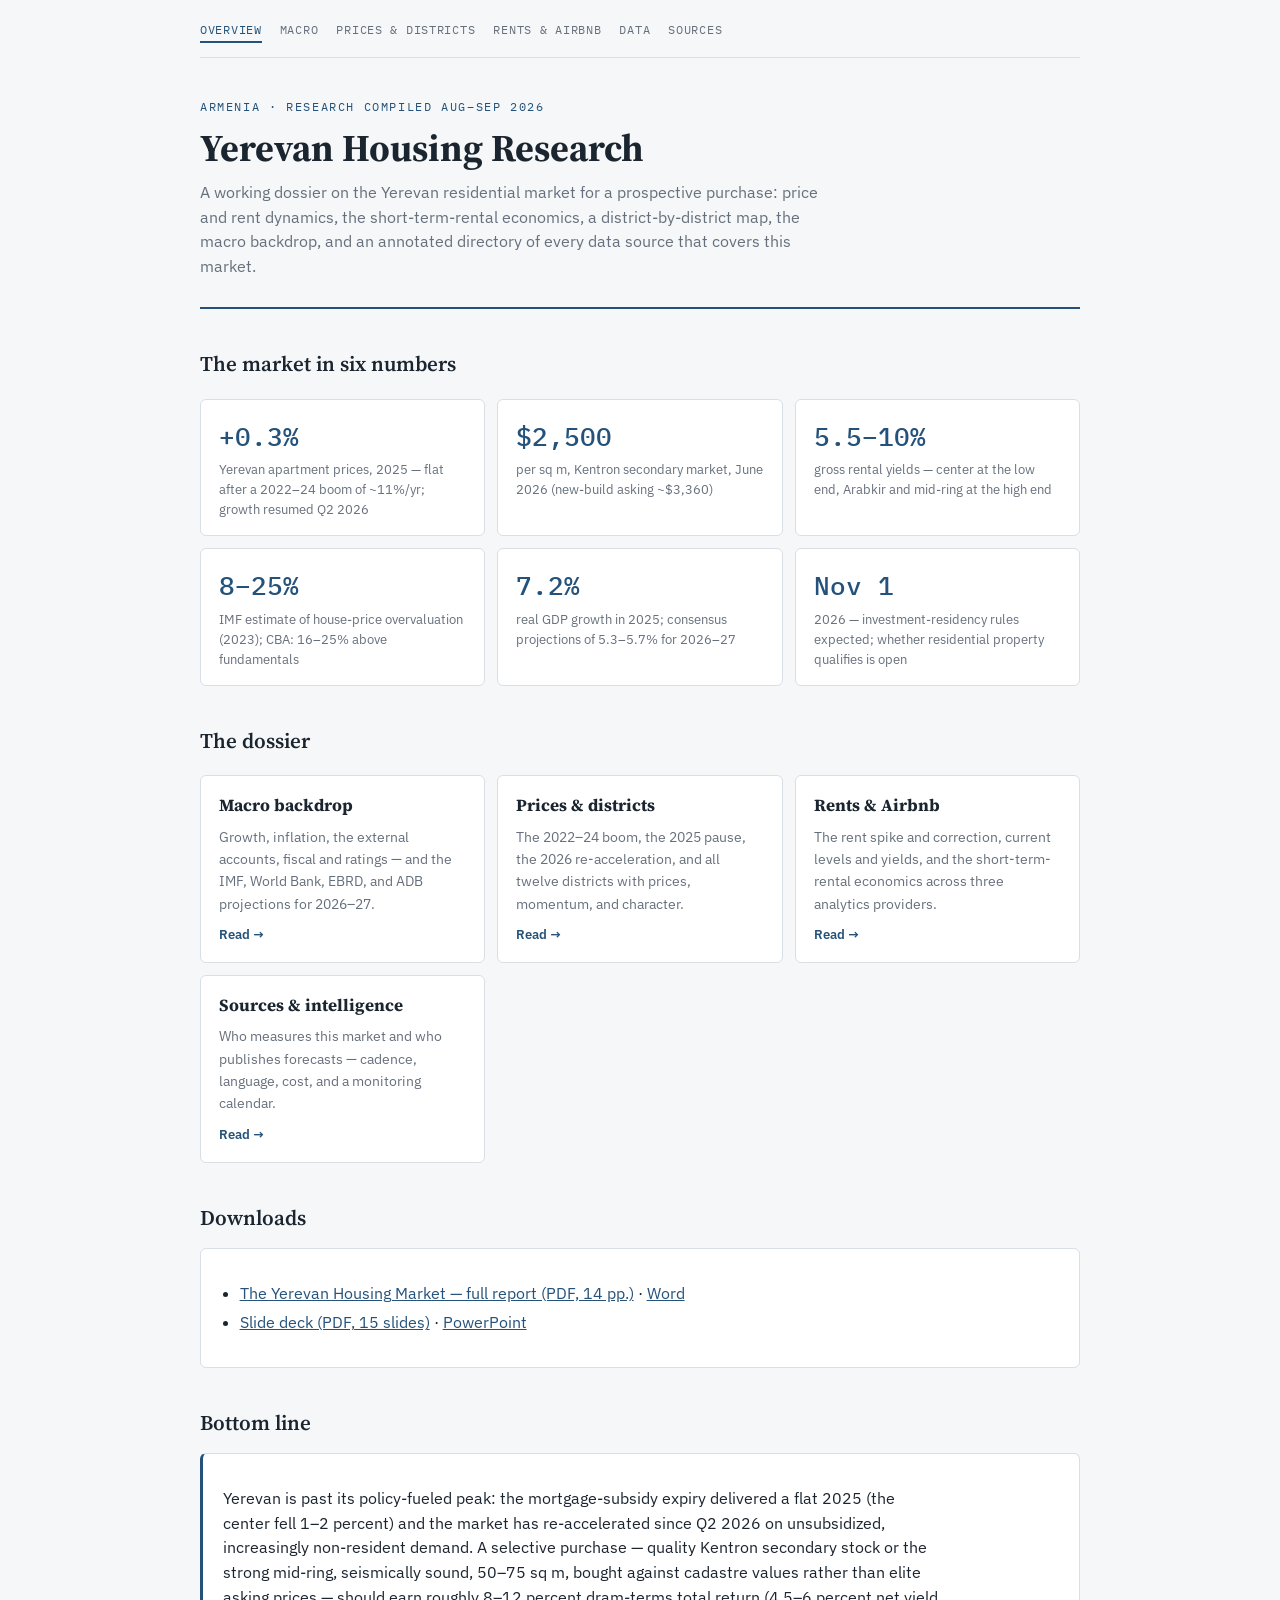
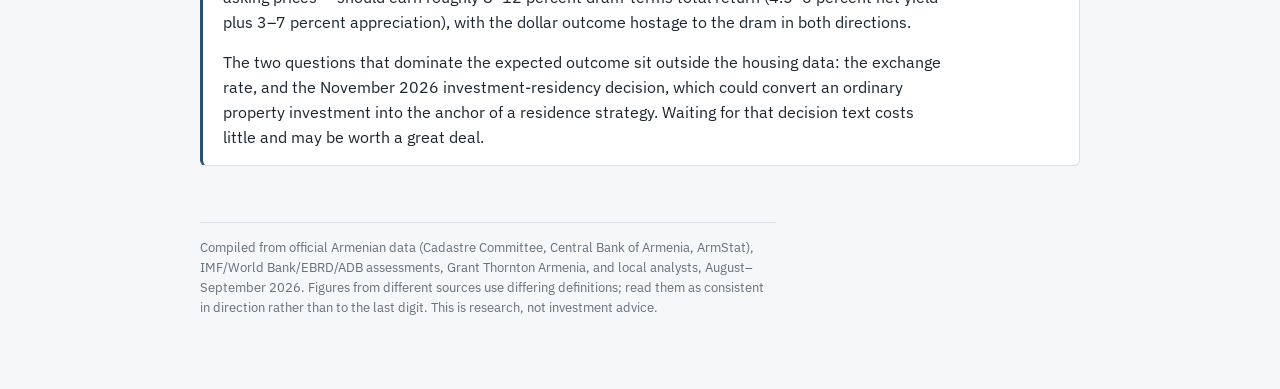
<file: index.html>
<!doctype html>
<html lang="en">
<head>
<meta charset="utf-8">
<meta name="viewport" content="width=device-width,initial-scale=1">
<title>Yerevan Housing Research</title>
<link rel="stylesheet" href="https://fonts.googleapis.com/css2?family=Source+Serif+4:opsz,wght@8..60,400;8..60,600;8..60,700&family=IBM+Plex+Sans:wght@400;500;600&family=IBM+Plex+Mono:wght@400;500&display=swap">
<link rel="stylesheet" href="style.css">
</head>
<body>
<div class="wrap">
<nav>
  <a class="here" href="index.html">Overview</a>
  <a href="macro.html">Macro</a>
  <a href="market.html">Prices &amp; Districts</a>
  <a href="rents.html">Rents &amp; Airbnb</a>
  <a href="data.html">Data</a>
  <a href="sources.html">Sources</a>
</nav>
<header class="page">
  <p class="kicker">Armenia · Research compiled Aug–Sep 2026</p>
  <h1>Yerevan Housing Research</h1>
  <p class="lede">A working dossier on the Yerevan residential market for a prospective purchase: price and rent dynamics, the short-term-rental economics, a district-by-district map, the macro backdrop, and an annotated directory of every data source that covers this market.</p>
</header>

<h2>The market in six numbers</h2>
<div class="grid">
  <div class="card"><div class="stat">+0.3%</div><div class="statlabel">Yerevan apartment prices, 2025 — flat after a 2022–24 boom of ~11%/yr; growth resumed Q2 2026</div></div>
  <div class="card"><div class="stat">$2,500</div><div class="statlabel">per sq m, Kentron secondary market, June 2026 (new-build asking ~$3,360)</div></div>
  <div class="card"><div class="stat">5.5–10%</div><div class="statlabel">gross rental yields — center at the low end, Arabkir and mid-ring at the high end</div></div>
  <div class="card"><div class="stat">8–25%</div><div class="statlabel">IMF estimate of house-price overvaluation (2023); CBA: 16–25% above fundamentals</div></div>
  <div class="card"><div class="stat">7.2%</div><div class="statlabel">real GDP growth in 2025; consensus projections of 5.3–5.7% for 2026–27</div></div>
  <div class="card"><div class="stat">Nov 1</div><div class="statlabel">2026 — investment-residency rules expected; whether residential property qualifies is open</div></div>
</div>

<h2>The dossier</h2>
<div class="grid">
  <div class="card"><h3>Macro backdrop</h3><p>Growth, inflation, the external accounts, fiscal and ratings — and the IMF, World Bank, EBRD, and ADB projections for 2026–27.</p><a class="cta" href="macro.html">Read →</a></div>
  <div class="card"><h3>Prices &amp; districts</h3><p>The 2022–24 boom, the 2025 pause, the 2026 re-acceleration, and all twelve districts with prices, momentum, and character.</p><a class="cta" href="market.html">Read →</a></div>
  <div class="card"><h3>Rents &amp; Airbnb</h3><p>The rent spike and correction, current levels and yields, and the short-term-rental economics across three analytics providers.</p><a class="cta" href="rents.html">Read →</a></div>
  <div class="card"><h3>Sources &amp; intelligence</h3><p>Who measures this market and who publishes forecasts — cadence, language, cost, and a monitoring calendar.</p><a class="cta" href="sources.html">Read →</a></div>
</div>

<h2>Downloads</h2>
<div class="panel">
  <ul>
    <li><a href="downloads/Yerevan-Housing-Market-Aug2026.pdf">The Yerevan Housing Market — full report (PDF, 14 pp.)</a> · <a href="downloads/Yerevan-Housing-Market-Aug2026.docx">Word</a></li>
    <li><a href="downloads/Yerevan-Housing-Market-Slides.pdf">Slide deck (PDF, 15 slides)</a> · <a href="downloads/Yerevan-Housing-Market-Slides.pptx">PowerPoint</a></li>
  </ul>
</div>

<h2>Bottom line</h2>
<div class="panel accent">
  <p>Yerevan is past its policy-fueled peak: the mortgage-subsidy expiry delivered a flat 2025 (the center fell 1–2 percent) and the market has re-accelerated since Q2 2026 on unsubsidized, increasingly non-resident demand. A selective purchase — quality Kentron secondary stock or the strong mid-ring, seismically sound, 50–75 sq m, bought against cadastre values rather than elite asking prices — should earn roughly 8–12 percent dram-terms total return (4.5–6 percent net yield plus 3–7 percent appreciation), with the dollar outcome hostage to the dram in both directions.</p>
  <p style="margin-bottom:0">The two questions that dominate the expected outcome sit outside the housing data: the exchange rate, and the November 2026 investment-residency decision, which could convert an ordinary property investment into the anchor of a residence strategy. Waiting for that decision text costs little and may be worth a great deal.</p>
</div>

<footer>Compiled from official Armenian data (Cadastre Committee, Central Bank of Armenia, ArmStat), IMF/World Bank/EBRD/ADB assessments, Grant Thornton Armenia, and local analysts, August–September 2026. Figures from different sources use differing definitions; read them as consistent in direction rather than to the last digit. This is research, not investment advice.</footer>
</div>
</body>
</html>
</file>
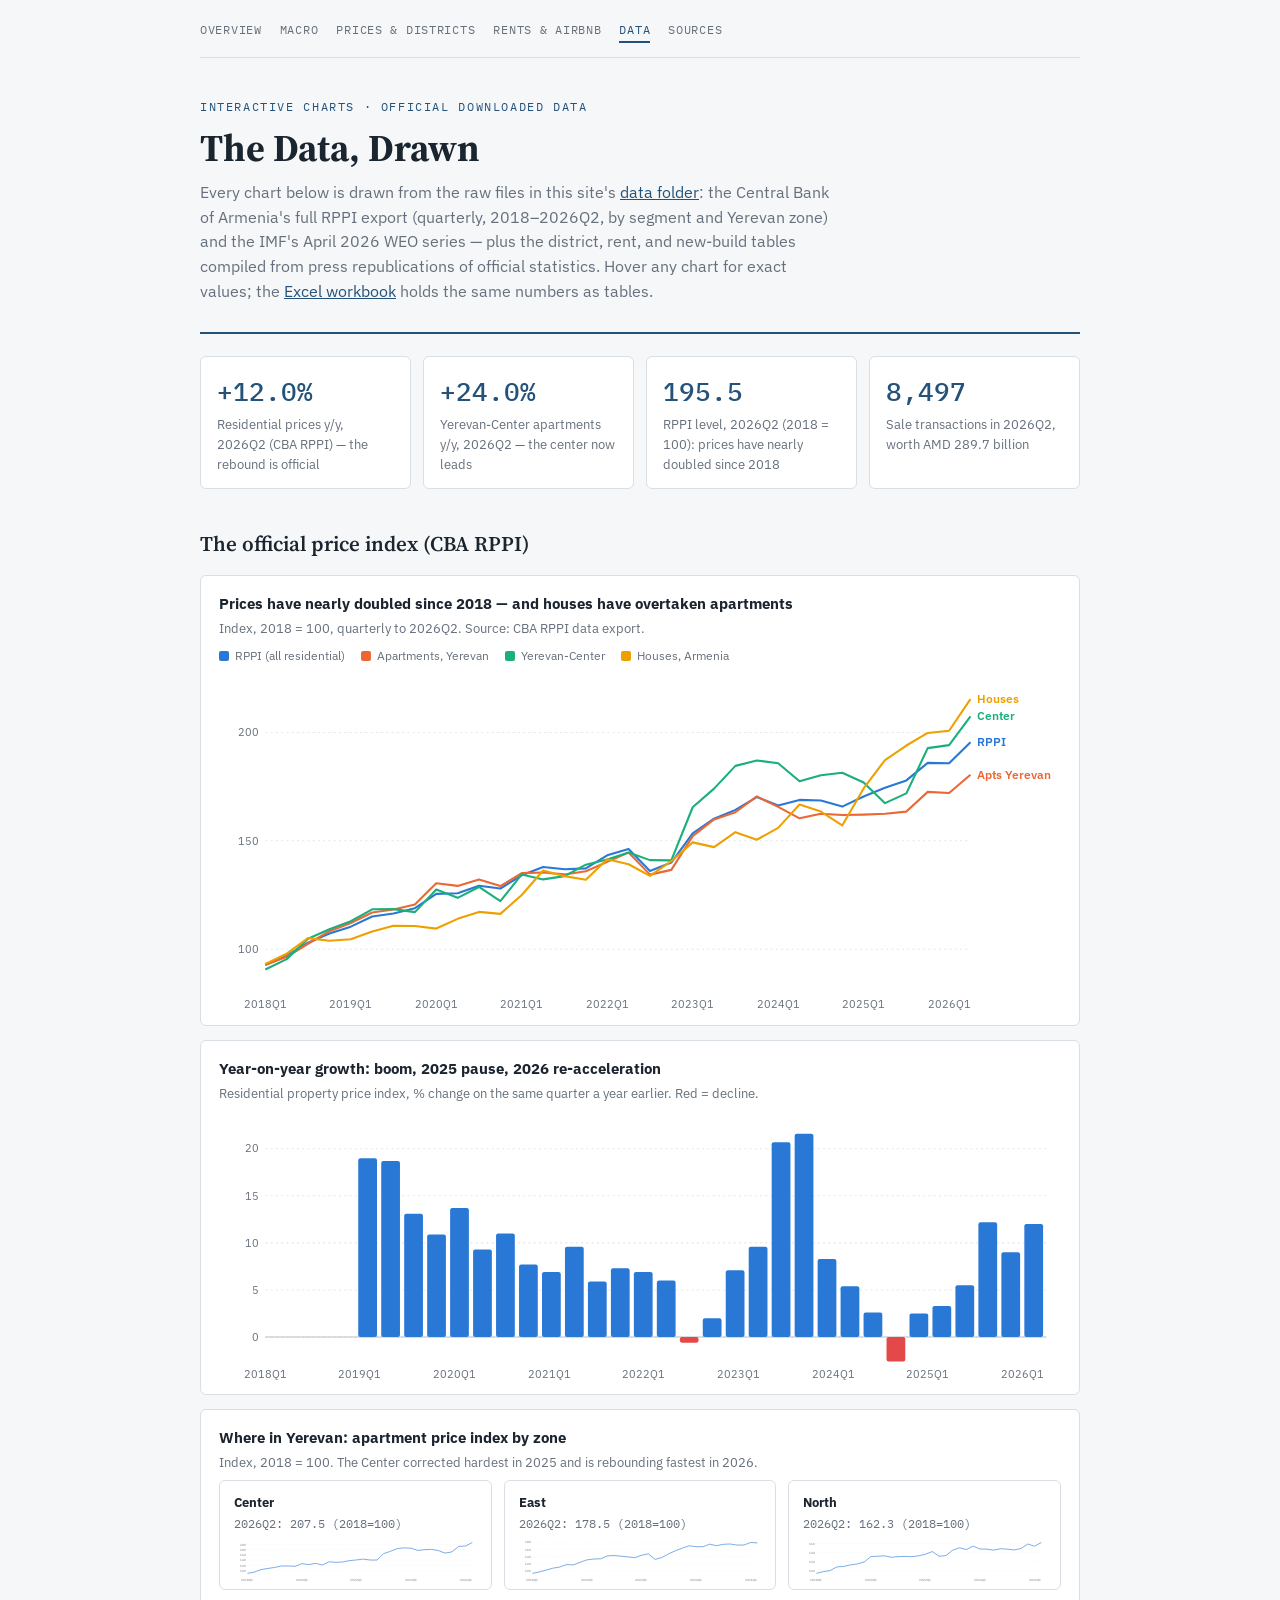
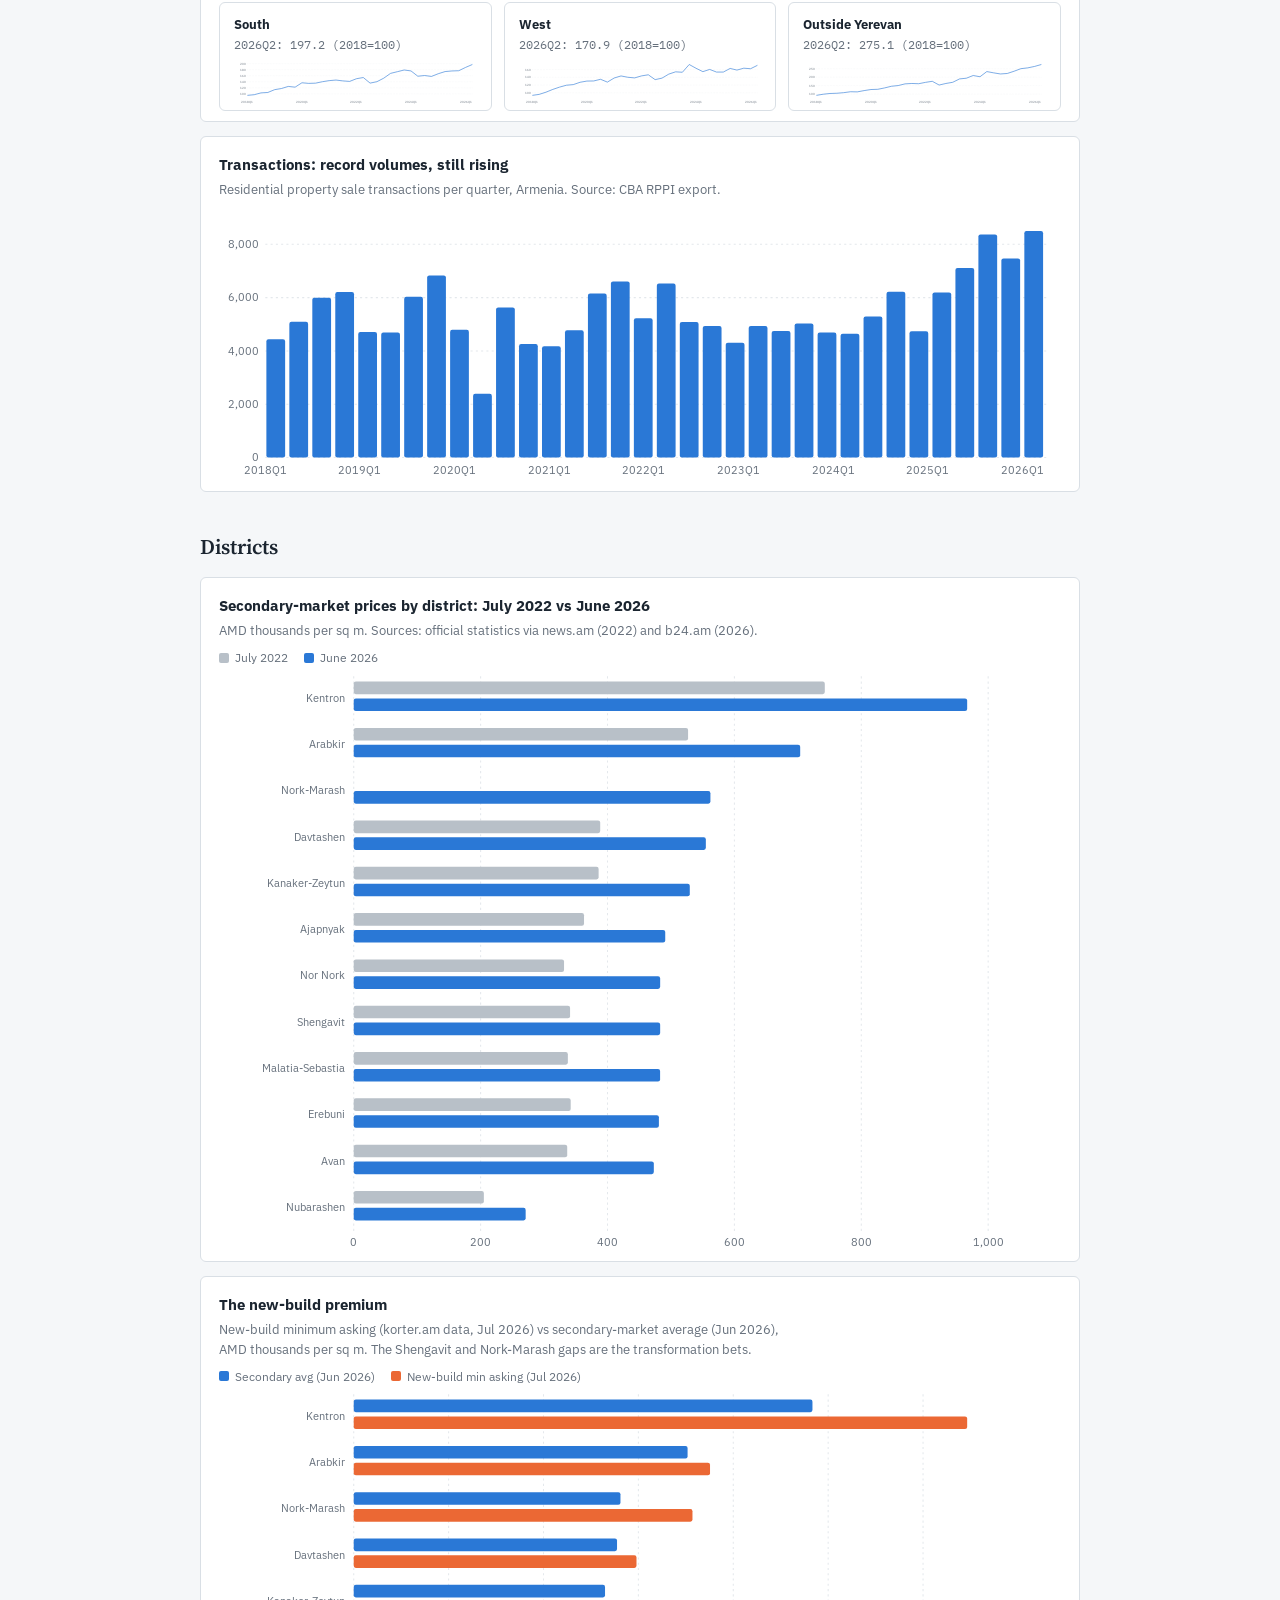
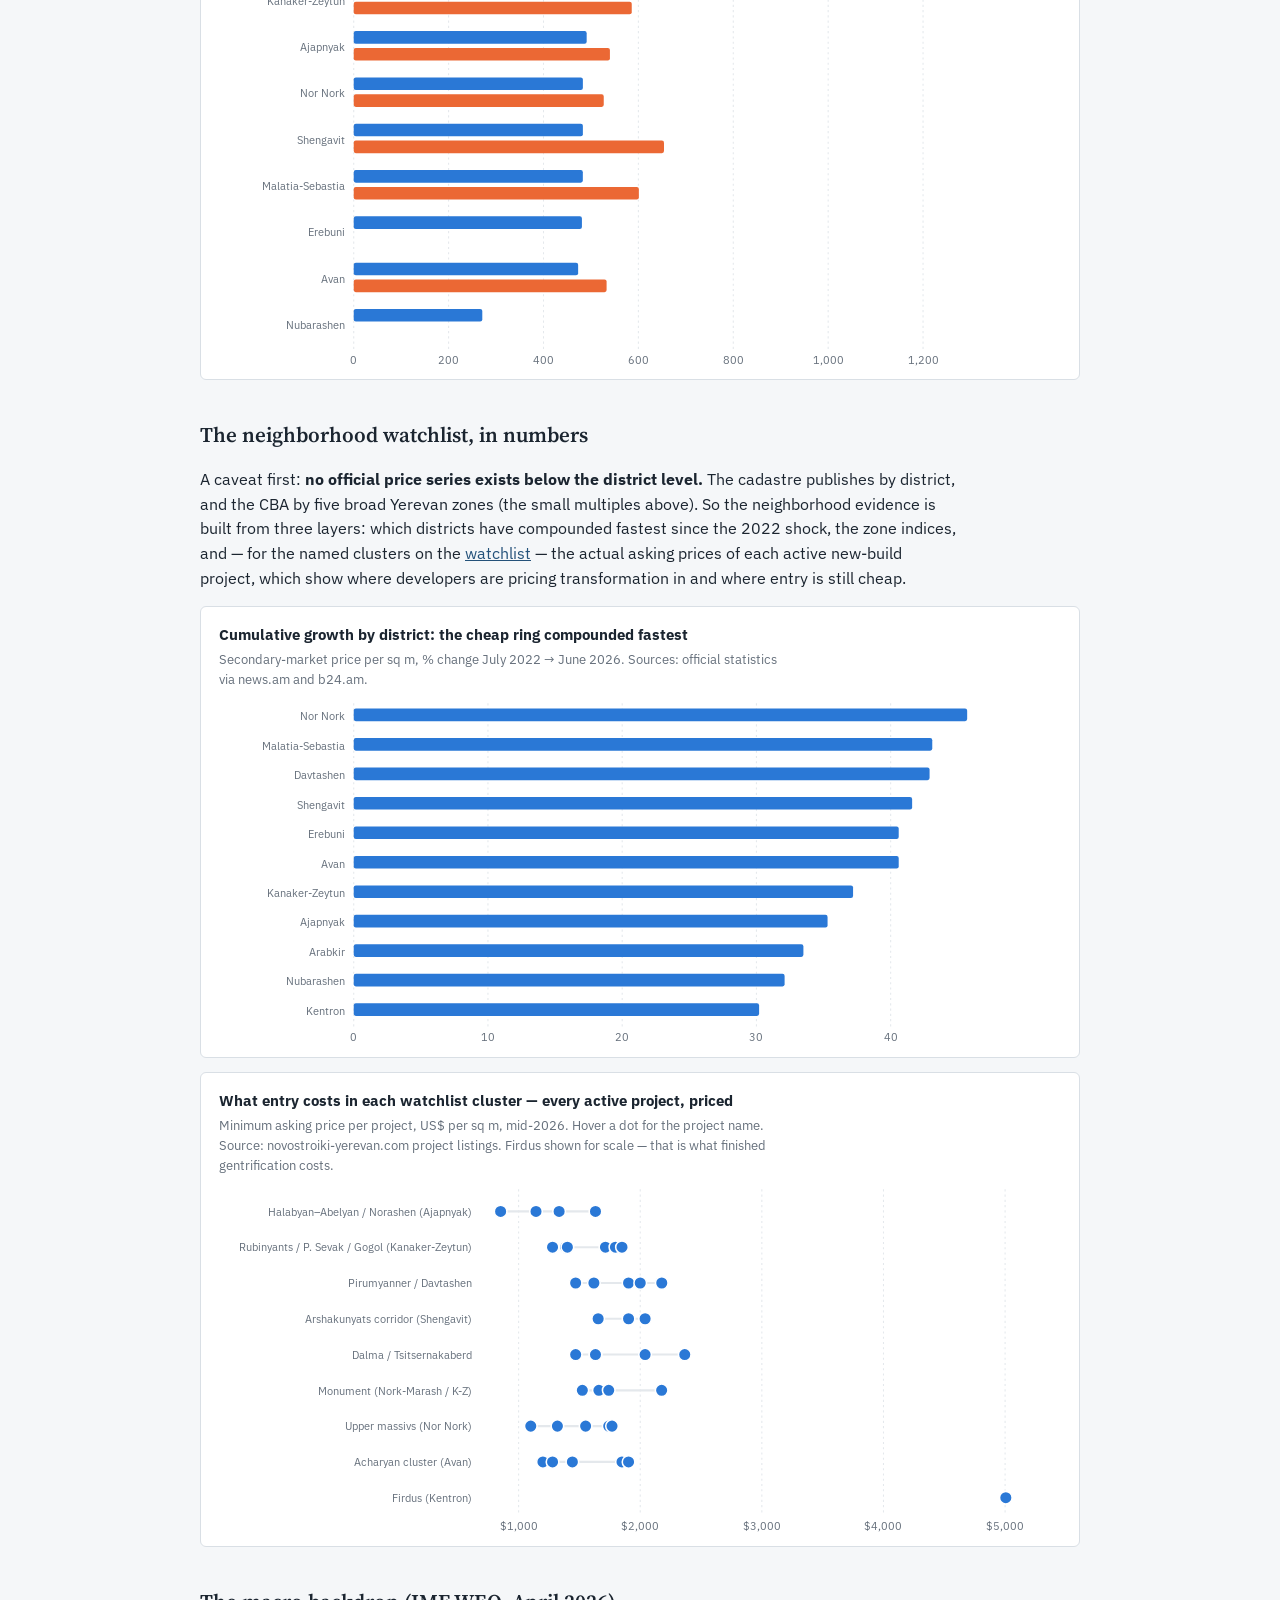
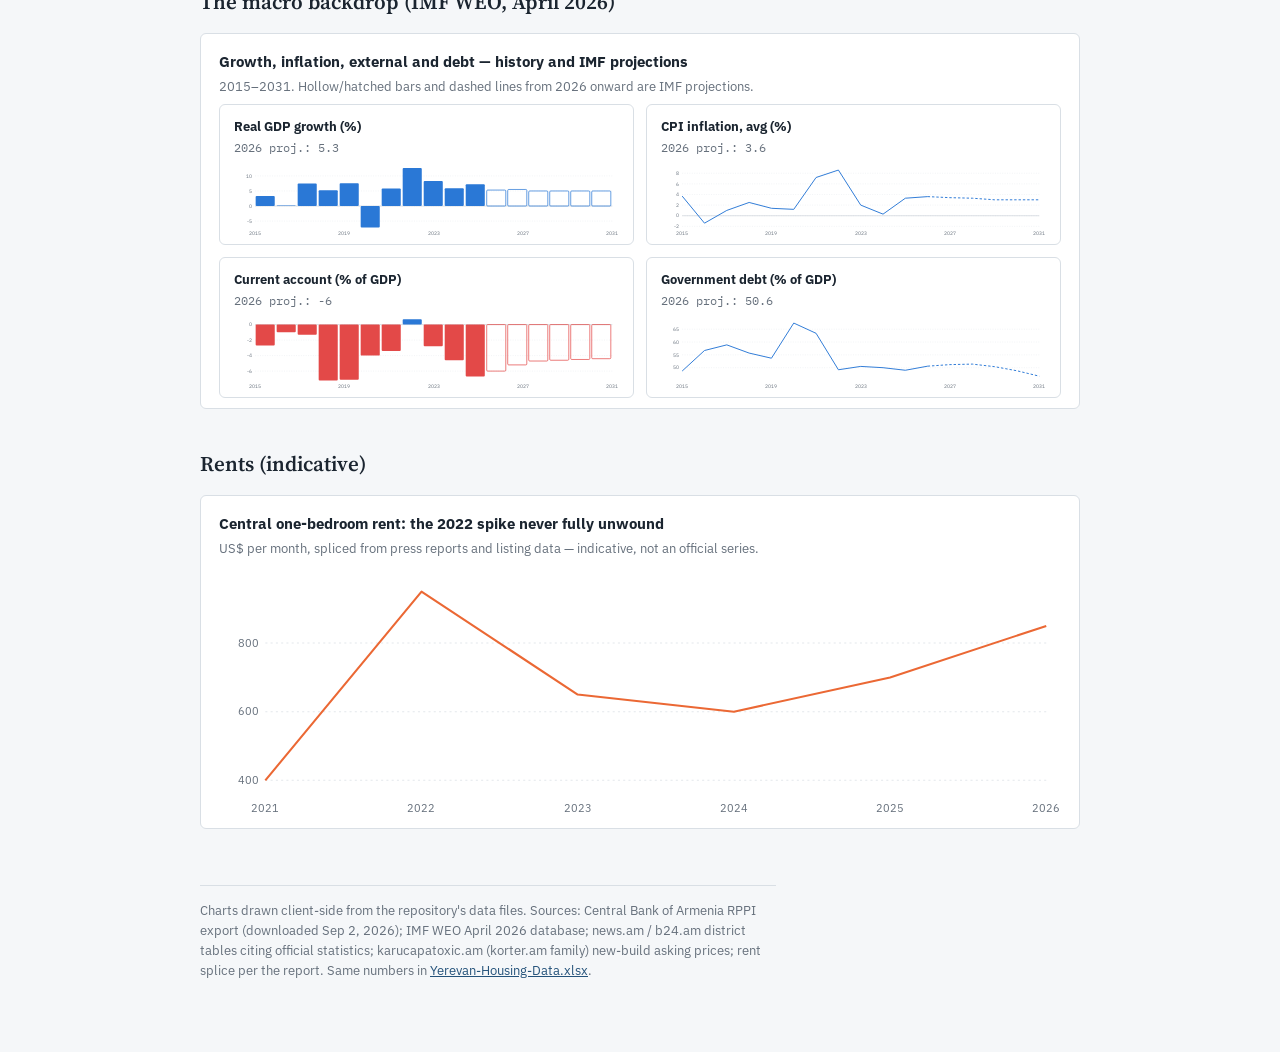
<file: data.html>
<!doctype html>
<html lang="en">
<head>
<meta charset="utf-8">
<meta name="viewport" content="width=device-width,initial-scale=1">
<title>Data — Yerevan Housing Research</title>
<link rel="stylesheet" href="https://fonts.googleapis.com/css2?family=Source+Serif+4:opsz,wght@8..60,400;8..60,600;8..60,700&family=IBM+Plex+Sans:wght@400;500;600&family=IBM+Plex+Mono:wght@400;500&display=swap">
<link rel="stylesheet" href="style.css">
<style>
.viz-root{
  --s1:#2a78d6; --s2:#eb6834; --s3:#1baf7a; --s4:#eda100; --neg:#e34948;
  --grid:#E4E8EC; --axis:#B8C0C8; --tipbg:#FFFFFF;
}
@media (prefers-color-scheme: dark){
  .viz-root{ --s1:#3987e5; --s2:#d95926; --s3:#199e70; --s4:#c98500; --neg:#e66767;
    --grid:#2A3540; --axis:#455260; --tipbg:#232E3A; }
}
.chartbox{background:var(--panel); border:1px solid var(--line); border-radius:6px;
  padding:16px 18px 10px; margin:14px 0;}
.chartbox h3{margin:0 0 2px; font-size:15px;}
.chartbox .sub{font-size:12.5px; color:var(--muted); margin:0 0 8px;}
.legend{display:flex; flex-wrap:wrap; gap:4px 16px; font-size:12px; color:var(--muted); margin:4px 0 2px;}
.legend span{display:inline-flex; align-items:center; gap:6px;}
.legend i{width:10px; height:10px; border-radius:2px; display:inline-block;}
.chart svg{display:block; width:100%; height:auto;}
.smalls{display:grid; grid-template-columns:repeat(auto-fit,minmax(210px,1fr)); gap:12px;}
#c_weo{grid-template-columns:repeat(auto-fit,minmax(380px,1fr));}
.small{background:var(--panel); border:1px solid var(--line); border-radius:6px; padding:12px 14px 6px;}
.small h4{margin:0; font-size:13px;}
.small .v{font-family:"IBM Plex Mono",monospace; font-size:12px; color:var(--muted); margin:0 0 4px;}
.tiles{display:grid; grid-template-columns:repeat(auto-fit,minmax(190px,1fr)); gap:12px; margin:18px 0;}
.tile{background:var(--panel); border:1px solid var(--line); border-radius:6px; padding:14px 16px;}
.tile .n{font-family:"IBM Plex Mono",monospace; font-size:26px; color:var(--navy); font-weight:500;}
.tile .l{font-size:12.5px; color:var(--muted); margin-top:2px;}
#tip{position:fixed; z-index:10; pointer-events:none; background:var(--tipbg);
  border:1px solid var(--line); border-radius:5px; padding:7px 10px; font-size:12px;
  box-shadow:0 2px 10px rgba(0,0,0,.12); display:none; max-width:240px;}
#tip b{font-family:"IBM Plex Mono",monospace; font-weight:500;}
#tip .row{display:flex; align-items:center; gap:6px; margin-top:2px;}
#tip i{width:8px; height:8px; border-radius:2px; display:inline-block;}
.axislab{font-size:10.5px; fill:var(--muted); font-family:"IBM Plex Sans",sans-serif;}
.dlab{font-size:11px; font-weight:600; font-family:"IBM Plex Sans",sans-serif;}
</style>
</head>
<body class="viz-root">
<div class="wrap">
<nav>
  <a href="index.html">Overview</a>
  <a href="macro.html">Macro</a>
  <a href="market.html">Prices &amp; Districts</a>
  <a href="rents.html">Rents &amp; Airbnb</a>
  <a class="here" href="data.html">Data</a>
  <a href="sources.html">Sources</a>
</nav>
<header class="page">
  <p class="kicker">Interactive charts · official downloaded data</p>
  <h1>The Data, Drawn</h1>
  <p class="lede">Every chart below is drawn from the raw files in this site's <a href="https://github.com/rasoolzandvakil-boop/yerevan-housing/tree/main/data">data folder</a>: the Central Bank of Armenia's full RPPI export (quarterly, 2018–2026Q2, by segment and Yerevan zone) and the IMF's April 2026 WEO series — plus the district, rent, and new-build tables compiled from press republications of official statistics. Hover any chart for exact values; the <a href="https://github.com/rasoolzandvakil-boop/yerevan-housing/raw/main/data/Yerevan-Housing-Data.xlsx">Excel workbook</a> holds the same numbers as tables.</p>
</header>

<div class="tiles">
  <div class="tile"><div class="n">+12.0%</div><div class="l">Residential prices y/y, 2026Q2 (CBA RPPI) — the rebound is official</div></div>
  <div class="tile"><div class="n">+24.0%</div><div class="l">Yerevan-Center apartments y/y, 2026Q2 — the center now leads</div></div>
  <div class="tile"><div class="n">195.5</div><div class="l">RPPI level, 2026Q2 (2018 = 100): prices have nearly doubled since 2018</div></div>
  <div class="tile"><div class="n">8,497</div><div class="l">Sale transactions in 2026Q2, worth AMD 289.7 billion</div></div>
</div>

<h2>The official price index (CBA RPPI)</h2>
<div class="chartbox">
  <h3>Prices have nearly doubled since 2018 — and houses have overtaken apartments</h3>
  <p class="sub">Index, 2018 = 100, quarterly to 2026Q2. Source: CBA RPPI data export.</p>
  <div class="legend" id="lg1"></div>
  <div class="chart" id="c_idx"></div>
</div>
<div class="chartbox">
  <h3>Year-on-year growth: boom, 2025 pause, 2026 re-acceleration</h3>
  <p class="sub">Residential property price index, % change on the same quarter a year earlier. Red = decline.</p>
  <div class="chart" id="c_yoy"></div>
</div>
<div class="chartbox">
  <h3>Where in Yerevan: apartment price index by zone</h3>
  <p class="sub">Index, 2018 = 100. The Center corrected hardest in 2025 and is rebounding fastest in 2026.</p>
  <div class="smalls" id="c_zones"></div>
</div>
<div class="chartbox">
  <h3>Transactions: record volumes, still rising</h3>
  <p class="sub">Residential property sale transactions per quarter, Armenia. Source: CBA RPPI export.</p>
  <div class="chart" id="c_tx"></div>
</div>

<h2>Districts</h2>
<div class="chartbox">
  <h3>Secondary-market prices by district: July 2022 vs June 2026</h3>
  <p class="sub">AMD thousands per sq m. Sources: official statistics via news.am (2022) and b24.am (2026).</p>
  <div class="legend" id="lg2"></div>
  <div class="chart" id="c_dist"></div>
</div>
<div class="chartbox">
  <h3>The new-build premium</h3>
  <p class="sub">New-build minimum asking (korter.am data, Jul 2026) vs secondary-market average (Jun 2026), AMD thousands per sq m. The Shengavit and Nork-Marash gaps are the transformation bets.</p>
  <div class="legend" id="lg3"></div>
  <div class="chart" id="c_nb"></div>
</div>

<h2>The neighborhood watchlist, in numbers</h2>
<p style="max-width:76ch">A caveat first: <b>no official price series exists below the district level.</b> The cadastre publishes by district, and the CBA by five broad Yerevan zones (the small multiples above). So the neighborhood evidence is built from three layers: which districts have compounded fastest since the 2022 shock, the zone indices, and — for the named clusters on the <a href="market.html">watchlist</a> — the actual asking prices of each active new-build project, which show where developers are pricing transformation in and where entry is still cheap.</p>
<div class="chartbox">
  <h3>Cumulative growth by district: the cheap ring compounded fastest</h3>
  <p class="sub">Secondary-market price per sq m, % change July 2022 → June 2026. Sources: official statistics via news.am and b24.am.</p>
  <div class="chart" id="c_growth"></div>
</div>
<div class="chartbox">
  <h3>What entry costs in each watchlist cluster — every active project, priced</h3>
  <p class="sub">Minimum asking price per project, US$ per sq m, mid-2026. Hover a dot for the project name. Source: novostroiki-yerevan.com project listings. Firdus shown for scale — that is what finished gentrification costs.</p>
  <div class="chart" id="c_proj"></div>
</div>

<h2>The macro backdrop (IMF WEO, April 2026)</h2>
<div class="chartbox">
  <h3>Growth, inflation, external and debt — history and IMF projections</h3>
  <p class="sub">2015–2031. Hollow/hatched bars and dashed lines from 2026 onward are IMF projections.</p>
  <div class="smalls" id="c_weo"></div>
</div>

<h2>Rents (indicative)</h2>
<div class="chartbox">
  <h3>Central one-bedroom rent: the 2022 spike never fully unwound</h3>
  <p class="sub">US$ per month, spliced from press reports and listing data — indicative, not an official series.</p>
  <div class="chart" id="c_rent"></div>
</div>

<footer>Charts drawn client-side from the repository's data files. Sources: Central Bank of Armenia RPPI export (downloaded Sep 2, 2026); IMF WEO April 2026 database; news.am / b24.am district tables citing official statistics; karucapatoxic.am (korter.am family) new-build asking prices; rent splice per the report. Same numbers in <a href="https://github.com/rasoolzandvakil-boop/yerevan-housing/raw/main/data/Yerevan-Housing-Data.xlsx">Yerevan-Housing-Data.xlsx</a>.</footer>
</div>
<div id="tip"></div>
<script src="chartdata.js"></script>
<script>
const css = n => getComputedStyle(document.body).getPropertyValue(n).trim();
const tip = document.getElementById("tip");
function showTip(html, x, y){ tip.innerHTML = html; tip.style.display = "block";
  const r = tip.getBoundingClientRect();
  tip.style.left = Math.min(x + 14, innerWidth - r.width - 8) + "px";
  tip.style.top = Math.max(8, y - r.height - 12) + "px"; }
function hideTip(){ tip.style.display = "none"; }
const NS = "http://www.w3.org/2000/svg";
function el(t, a){ const e = document.createElementNS(NS, t); for (const k in a) e.setAttribute(k, a[k]); return e; }
function niceTicks(lo, hi, n){ const span = hi - lo || 1, step0 = span / n,
  mag = Math.pow(10, Math.floor(Math.log10(step0))), norm = step0 / mag,
  step = (norm < 1.5 ? 1 : norm < 3.5 ? 2 : norm < 7.5 ? 5 : 10) * mag,
  t0 = Math.ceil(lo / step) * step, out = [];
  for (let v = t0; v <= hi + 1e-9; v += step) out.push(+v.toFixed(6)); return out; }
const fmt = v => v == null ? "—" : (Math.abs(v) >= 1000 ? v.toLocaleString("en-US") : (Math.round(v * 10) / 10).toLocaleString("en-US"));

function frame(mount, W, H, padL, padR, padT, padB, lo, hi){
  const svg = el("svg", { viewBox: `0 0 ${W} ${H}` });
  mount.appendChild(svg);
  const iw = W - padL - padR, ih = H - padT - padB;
  const Y = v => padT + ih * (1 - (v - lo) / (hi - lo));
  niceTicks(lo, hi, 4).forEach(v => {
    svg.appendChild(el("line", { x1: padL, x2: W - padR, y1: Y(v), y2: Y(v),
      stroke: css("--grid"), "stroke-width": 1, "stroke-dasharray": "2 3" }));
    const t = el("text", { x: padL - 6, y: Y(v) + 3.5, "text-anchor": "end", class: "axislab" });
    t.textContent = fmt(v); svg.appendChild(t);
  });
  if (lo < 0 && hi > 0) svg.appendChild(el("line", { x1: padL, x2: W - padR, y1: Y(0), y2: Y(0), stroke: css("--axis"), "stroke-width": 1 }));
  return { svg, Y, iw, ih, padL, padT, W, H };
}
function xLabels(f, labels, every){
  labels.forEach((lb, i) => { if (i % every) return;
    const x = f.padL + f.iw * (labels.length === 1 ? 0.5 : i / (labels.length - 1));
    const t = el("text", { x, y: f.H - 6, "text-anchor": "middle", class: "axislab" });
    t.textContent = lb; f.svg.appendChild(t); });
}
function lineChart(id, labels, series, opts){
  const o = Object.assign({ H: 300, every: 4, dlabels: true, unit: "" }, opts || {});
  const m = document.getElementById(id); m.innerHTML = "";
  const all = series.flatMap(s => s.values).filter(v => v != null);
  let lo = Math.min(...all), hi = Math.max(...all); const pad = (hi - lo) * 0.08;
  lo = o.zero ? Math.min(0, lo) : lo - pad; hi = hi + pad;
  const f = frame(m, 800, o.H, 44, o.dlabels ? 86 : 14, 10, 22, lo, hi);
  const X = i => f.padL + f.iw * i / (labels.length - 1);
  series.forEach(s => {
    let d = "";
    s.values.forEach((v, i) => { if (v == null) return; d += (d ? "L" : "M") + X(i) + " " + f.Y(v) + " "; });
    f.svg.appendChild(el("path", { d, fill: "none", stroke: s.color, "stroke-width": 2,
      "stroke-dasharray": s.dash ? "5 4" : "none", "stroke-linejoin": "round" }));
    const lastIdx = s.values.length - 1;
    if (o.dlabels){
      const t = el("text", { x: X(lastIdx) + 6, y: f.Y(s.values[lastIdx]) + 4, class: "dlab", fill: s.color });
      t.textContent = s.name; f.svg.appendChild(t);
    }
  });
  xLabels(f, labels, o.every);
  const guide = el("line", { y1: 10, y2: o.H - 22, stroke: css("--axis"), "stroke-width": 1, opacity: 0 });
  f.svg.appendChild(guide);
  f.svg.addEventListener("mousemove", ev => {
    const r = f.svg.getBoundingClientRect(), sx = 800 / r.width;
    const px = (ev.clientX - r.left) * sx;
    let i = Math.round((px - f.padL) / f.iw * (labels.length - 1));
    i = Math.max(0, Math.min(labels.length - 1, i));
    guide.setAttribute("x1", X(i)); guide.setAttribute("x2", X(i)); guide.setAttribute("opacity", 0.6);
    showTip("<b>" + labels[i] + "</b>" + series.map(s => `<div class="row"><i style="background:${s.color}"></i>${s.name}: <b>${fmt(s.values[i])}${o.unit}</b></div>`).join(""), ev.clientX, ev.clientY);
  });
  f.svg.addEventListener("mouseleave", () => { guide.setAttribute("opacity", 0); hideTip(); });
}
function barChart(id, labels, series, opts){
  const o = Object.assign({ H: 300, every: 4, unit: "", horiz: false }, opts || {});
  const m = document.getElementById(id); m.innerHTML = "";
  const all = series.flatMap(s => s.values).filter(v => v != null);
  let lo = Math.min(0, ...all), hi = Math.max(0, ...all) * 1.06;
  const f = frame(m, 800, o.H, 44, 14, 10, 22, lo, hi);
  const n = labels.length, ns = series.length;
  const slot = f.iw / n, bw = Math.max(2, (slot - 2) / ns - 2);
  labels.forEach((lb, i) => {
    series.forEach((s, j) => {
      const v = s.values[i]; if (v == null) return;
      const x = f.padL + slot * i + (slot - (bw + 2) * ns) / 2 + j * (bw + 2);
      const y0 = f.Y(Math.max(0, v)), y1 = f.Y(Math.min(0, v));
      const color = (o.negColor && v < 0) ? o.negColor : s.color;
      const rect = el("rect", { x, y: y0, width: bw, height: Math.max(1, y1 - y0),
        fill: s.hollow && s.hollowFrom !== undefined && i >= s.hollowFrom ? "none" : color,
        stroke: color, "stroke-width": s.hollow && s.hollowFrom !== undefined && i >= s.hollowFrom ? 1.5 : 0,
        rx: 2 });
      rect.addEventListener("mousemove", ev => showTip(`<b>${lb}</b><div class="row"><i style="background:${color}"></i>${s.name}: <b>${fmt(v)}${o.unit}</b></div>`, ev.clientX, ev.clientY));
      rect.addEventListener("mouseleave", hideTip);
      f.svg.appendChild(rect);
    });
  });
  xLabels(f, labels, o.every);
}
function hbarChart(id, labels, series, opts){
  const o = Object.assign({ unit: "" }, opts || {});
  const m = document.getElementById(id); m.innerHTML = "";
  const all = series.flatMap(s => s.values).filter(v => v != null);
  const hi = Math.max(...all) * 1.05;
  const rowH = 16 * series.length + 12, H = labels.length * rowH + 24;
  const svg = el("svg", { viewBox: `0 0 800 ${H}` }); m.appendChild(svg);
  const padL = 128, iw = 800 - padL - 60;
  niceTicks(0, hi, 4).forEach(v => {
    const x = padL + iw * v / hi;
    svg.appendChild(el("line", { x1: x, x2: x, y1: 6, y2: H - 18, stroke: css("--grid"), "stroke-width": 1, "stroke-dasharray": "2 3" }));
    const t = el("text", { x, y: H - 5, "text-anchor": "middle", class: "axislab" }); t.textContent = fmt(v); svg.appendChild(t);
  });
  labels.forEach((lb, i) => {
    const y0 = 8 + i * rowH;
    const t = el("text", { x: padL - 8, y: y0 + rowH / 2, "text-anchor": "end", class: "axislab", "font-size": 11.5 });
    t.textContent = lb; svg.appendChild(t);
    series.forEach((s, j) => {
      const v = s.values[i]; if (v == null) return;
      const w = iw * v / hi, y = y0 + 3 + j * 16;
      const rect = el("rect", { x: padL, y, width: w, height: 12, fill: s.color, rx: 2 });
      rect.addEventListener("mousemove", ev => showTip(`<b>${lb}</b><div class="row"><i style="background:${s.color}"></i>${s.name}: <b>${fmt(v)}${o.unit}</b></div>`, ev.clientX, ev.clientY));
      rect.addEventListener("mouseleave", hideTip);
      svg.appendChild(rect);
    });
  });
}
function legend(id, items){
  document.getElementById(id).innerHTML = items.map(it => `<span><i style="background:${it[1]}"></i>${it[0]}</span>`).join("");
}

const S1 = css("--s1"), S2 = css("--s2"), S3 = css("--s3"), S4 = css("--s4"), NEG = css("--neg");

// RPPI multi-line
legend("lg1", [["RPPI (all residential)", S1], ["Apartments, Yerevan", S2], ["Yerevan-Center", S3], ["Houses, Armenia", S4]]);
lineChart("c_idx", D.q, [
  { name: "RPPI", color: S1, values: D.idx.rppi },
  { name: "Apts Yerevan", color: S2, values: D.idx.aptYER },
  { name: "Center", color: S3, values: D.idx.center },
  { name: "Houses", color: S4, values: D.idx.houses },
], { H: 330, every: 4 });

// y/y bars
barChart("c_yoy", D.q, [{ name: "RPPI y/y", color: S1, values: D.yoy.rppi }], { H: 260, every: 4, unit: "%", negColor: NEG });

// zones small multiples
const zones = [["Center", "center"], ["East", "east"], ["North", "north"], ["South", "south"], ["West", "west"], ["Outside Yerevan", "outside"]];
const zm = document.getElementById("c_zones");
zones.forEach(([nm, key]) => {
  const box = document.createElement("div"); box.className = "small";
  const last = D.idx[key][D.idx[key].length - 1];
  box.innerHTML = `<h4>${nm}</h4><p class="v">2026Q2: ${last} (2018=100)</p><div class="chart" id="z_${key}"></div>`;
  zm.appendChild(box);
});
zones.forEach(([nm, key]) => lineChart("z_" + key, D.q, [{ name: "", color: S1, values: D.idx[key] }], { H: 150, every: 8, dlabels: false }));

// transactions
barChart("c_tx", D.q, [{ name: "Transactions", color: S1, values: D.tx }], { H: 260, every: 4 });

// districts grouped horizontal
legend("lg2", [["July 2022", css("--axis")], ["June 2026", S1]]);
hbarChart("c_dist", D.districts.names, [
  { name: "Jul 2022", color: css("--axis"), values: D.districts.p2022 },
  { name: "Jun 2026", color: S1, values: D.districts.p2026 },
], { unit: "k AMD/sqm" });

// new-build premium
legend("lg3", [["Secondary avg (Jun 2026)", S1], ["New-build min asking (Jul 2026)", S2]]);
hbarChart("c_nb", D.districts.names, [
  { name: "Secondary", color: S1, values: D.districts.p2026 },
  { name: "New-build", color: S2, values: D.districts.nb },
], { unit: "k AMD/sqm" });

// district cumulative growth
const gw = D.districts.names.map((n, i) => {
  const a = D.districts.p2022[i], b = D.districts.p2026[i];
  return a == null ? null : [n, Math.round((b / a - 1) * 1000) / 10];
}).filter(Boolean).sort((a, b) => b[1] - a[1]);
hbarChart("c_growth", gw.map(d => d[0]), [{ name: "Growth Jul 2022 → Jun 2026", color: S1, values: gw.map(d => d[1]) }], { unit: "%" });

// watchlist project dot strip
(function(){
  const m = document.getElementById("c_proj"); m.innerHTML = "";
  const rows = D.projects, rowH = 34, padL = 250, padR = 30;
  const H = rows.length * rowH + 30, W = 800, iw = W - padL - padR;
  const hi = 5200, lo = 700;
  const Xv = v => padL + iw * (v - lo) / (hi - lo);
  const svg = el("svg", { viewBox: `0 0 ${W} ${H}` }); m.appendChild(svg);
  [1000, 2000, 3000, 4000, 5000].forEach(v => {
    svg.appendChild(el("line", { x1: Xv(v), x2: Xv(v), y1: 6, y2: H - 20, stroke: css("--grid"), "stroke-width": 1, "stroke-dasharray": "2 3" }));
    const t = el("text", { x: Xv(v), y: H - 6, "text-anchor": "middle", class: "axislab" });
    t.textContent = "$" + v.toLocaleString("en-US"); svg.appendChild(t);
  });
  rows.forEach(([area, projs], i) => {
    const cy = 10 + i * rowH + rowH / 2;
    const lab = el("text", { x: padL - 10, y: cy + 4, "text-anchor": "end", class: "axislab", "font-size": 11.5 });
    lab.textContent = area; svg.appendChild(lab);
    const vals = projs.map(p => p[1]);
    svg.appendChild(el("line", { x1: Xv(Math.min(...vals)), x2: Xv(Math.max(...vals)), y1: cy, y2: cy, stroke: css("--grid"), "stroke-width": 2 }));
    projs.forEach(([nm, v]) => {
      const c = el("circle", { cx: Xv(v), cy, r: 6, fill: S1, stroke: css("--tipbg"), "stroke-width": 1.5 });
      c.addEventListener("mousemove", ev => showTip(`<b>${nm}</b><div class="row"><i style="background:${S1}"></i>${area}: <b>$${v.toLocaleString("en-US")}/sq m</b></div>`, ev.clientX, ev.clientY));
      c.addEventListener("mouseleave", hideTip);
      svg.appendChild(c);
    });
  });
})();

// WEO small multiples
const weoDefs = [
  ["Real GDP growth (%)", "gdp", "bar"],
  ["CPI inflation, avg (%)", "cpi", "line"],
  ["Current account (% of GDP)", "ca", "bar"],
  ["Government debt (% of GDP)", "debt", "line"],
];
const wm = document.getElementById("c_weo");
const yrs = D.weo.years, i0 = yrs.indexOf(2015), iproj = yrs.indexOf(2026);
weoDefs.forEach(([nm, key]) => {
  const box = document.createElement("div"); box.className = "small";
  const v26 = D.weo[key][iproj];
  box.innerHTML = `<h4>${nm}</h4><p class="v">2026 proj.: ${fmt(v26)}</p><div class="chart" id="w_${key}"></div>`;
  wm.appendChild(box);
});
weoDefs.forEach(([nm, key, kind]) => {
  const labels = yrs.slice(i0).map(String), vals = D.weo[key].slice(i0);
  if (kind === "bar")
    barChart("w_" + key, labels, [{ name: nm, color: S1, values: vals, hollow: true, hollowFrom: iproj - i0 }], { H: 160, every: 4, negColor: key === "ca" ? NEG : undefined, unit: "" });
  else {
    const hist = vals.map((v, i) => i <= iproj - i0 ? v : null);
    const proj = vals.map((v, i) => i >= iproj - i0 ? v : null);
    lineChart("w_" + key, labels, [
      { name: "", color: S1, values: hist },
      { name: "", color: S1, values: proj, dash: true },
    ], { H: 160, every: 4, dlabels: false });
  }
});

// rent
lineChart("c_rent", D.rent.years.map(String), [{ name: "1BR center", color: S2, values: D.rent.usd }], { H: 240, every: 1, dlabels: false, unit: " US$" });
</script>
</body>
</html>
</file>
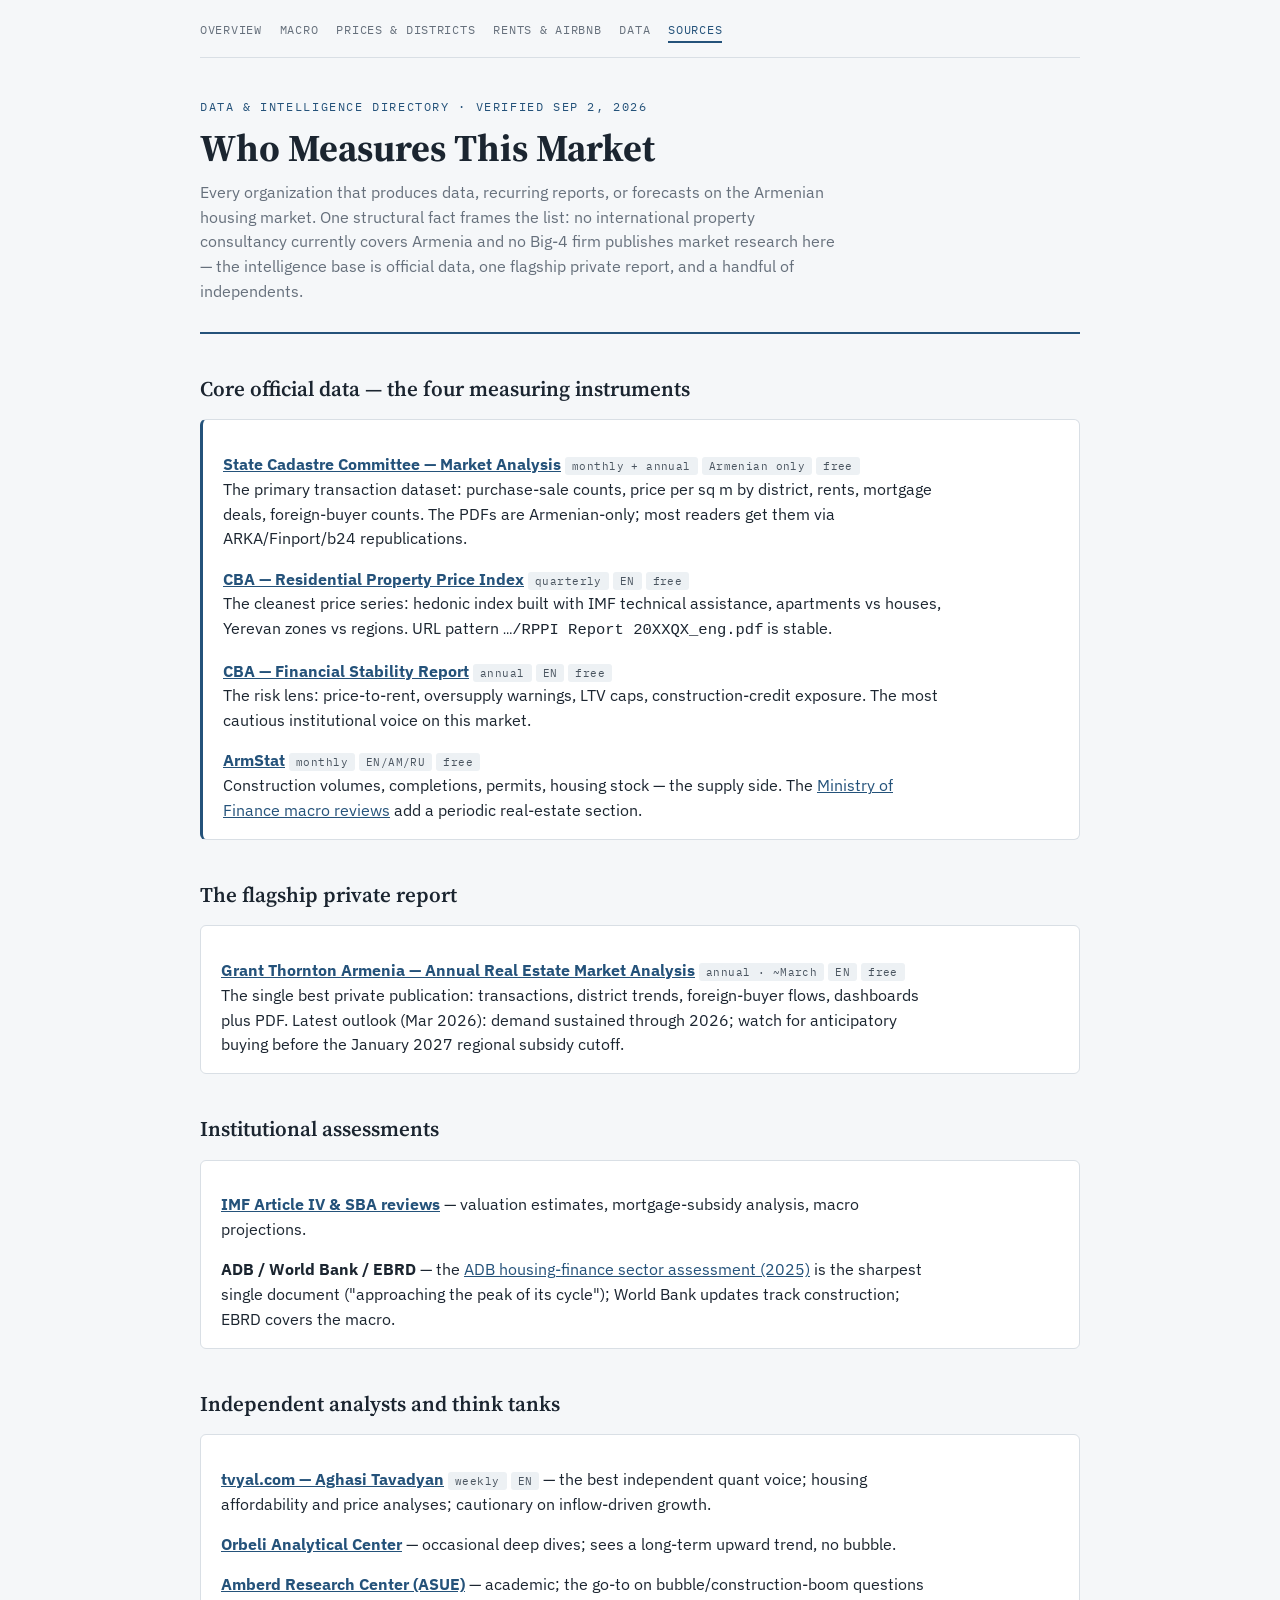
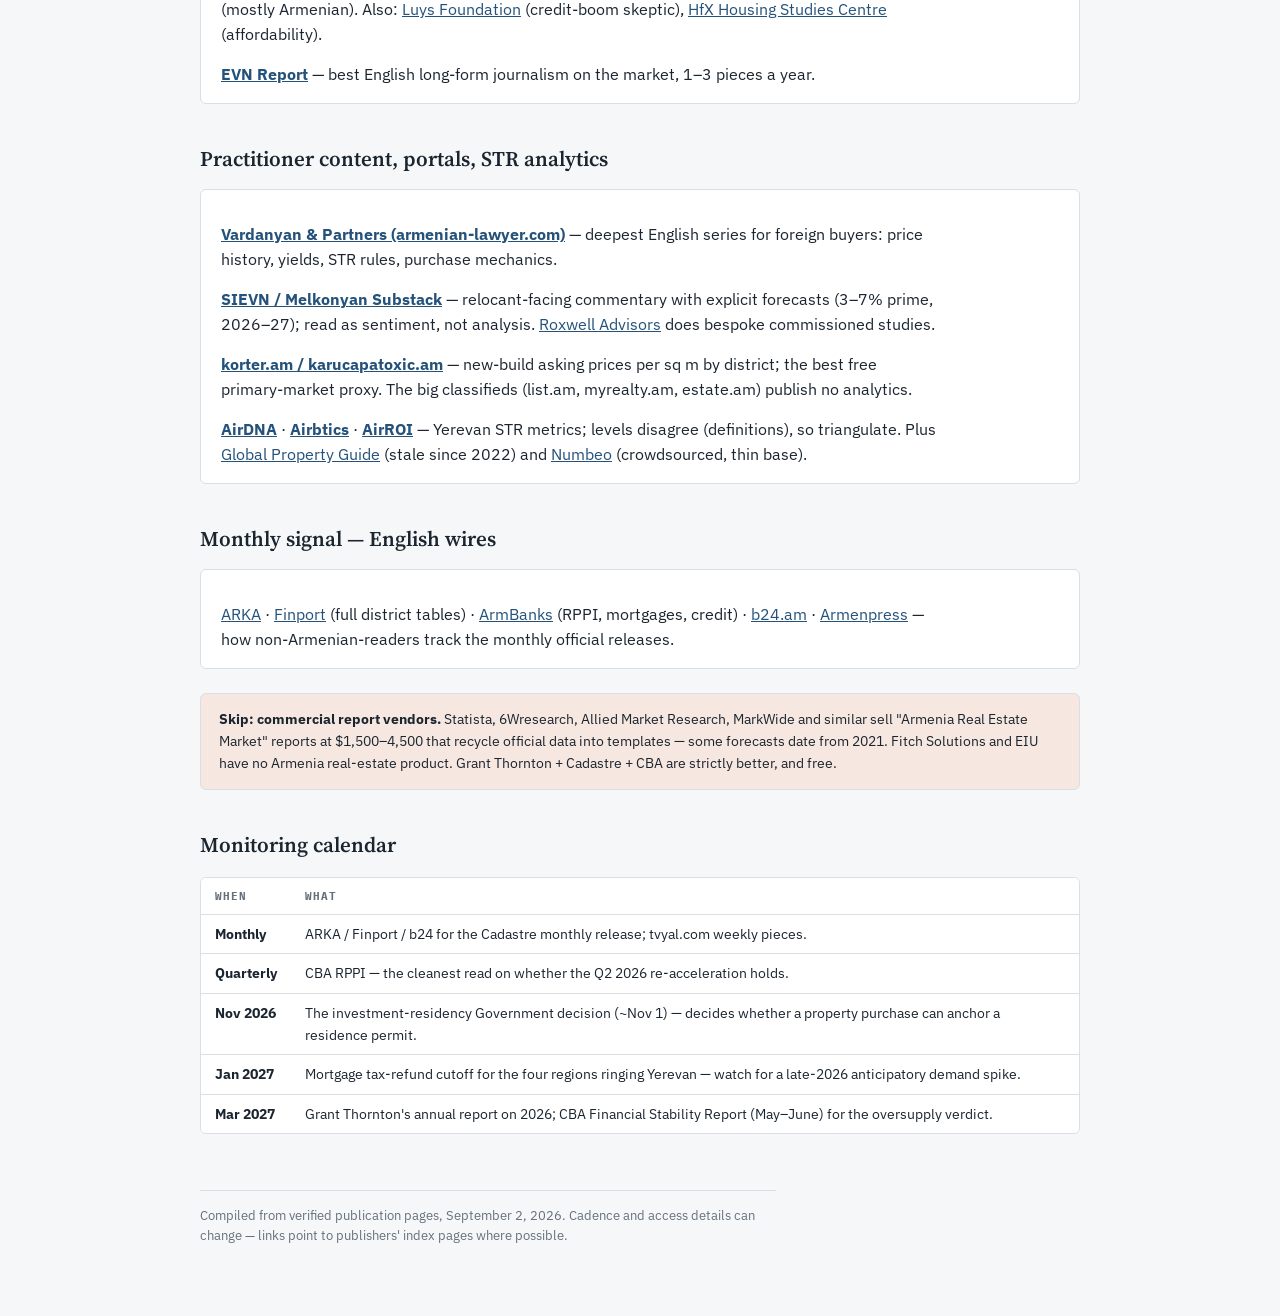
<file: sources.html>
<!doctype html>
<html lang="en">
<head>
<meta charset="utf-8">
<meta name="viewport" content="width=device-width,initial-scale=1">
<title>Sources — Yerevan Housing Research</title>
<link rel="stylesheet" href="https://fonts.googleapis.com/css2?family=Source+Serif+4:opsz,wght@8..60,400;8..60,600;8..60,700&family=IBM+Plex+Sans:wght@400;500;600&family=IBM+Plex+Mono:wght@400;500&display=swap">
<link rel="stylesheet" href="style.css">
</head>
<body>
<div class="wrap">
<nav>
  <a href="index.html">Overview</a>
  <a href="macro.html">Macro</a>
  <a href="market.html">Prices &amp; Districts</a>
  <a href="rents.html">Rents &amp; Airbnb</a>
  <a href="data.html">Data</a>
  <a class="here" href="sources.html">Sources</a>
</nav>
<header class="page">
  <p class="kicker">Data &amp; intelligence directory · verified Sep 2, 2026</p>
  <h1>Who Measures This Market</h1>
  <p class="lede">Every organization that produces data, recurring reports, or forecasts on the Armenian housing market. One structural fact frames the list: no international property consultancy currently covers Armenia and no Big-4 firm publishes market research here — the intelligence base is official data, one flagship private report, and a handful of independents.</p>
</header>

<h2>Core official data — the four measuring instruments</h2>
<div class="panel accent">
  <p><a href="https://cadastre.am/en/market_analysis"><b>State Cadastre Committee — Market Analysis</b></a> <span class="chip">monthly + annual</span> <span class="chip">Armenian only</span> <span class="chip">free</span><br>
  The primary transaction dataset: purchase-sale counts, price per sq m by district, rents, mortgage deals, foreign-buyer counts. The PDFs are Armenian-only; most readers get them via ARKA/Finport/b24 republications.</p>
  <p><a href="https://www.cba.am/file_manager/Statistics_reports/RealSector/RPPI%20Report%202025Q4_eng.pdf"><b>CBA — Residential Property Price Index</b></a> <span class="chip">quarterly</span> <span class="chip">EN</span> <span class="chip">free</span><br>
  The cleanest price series: hedonic index built with IMF technical assistance, apartments vs houses, Yerevan zones vs regions. URL pattern <code>…/RPPI Report 20XXQX_eng.pdf</code> is stable.</p>
  <p><a href="https://www.cba.am/en/financial-stability"><b>CBA — Financial Stability Report</b></a> <span class="chip">annual</span> <span class="chip">EN</span> <span class="chip">free</span><br>
  The risk lens: price-to-rent, oversupply warnings, LTV caps, construction-credit exposure. The most cautious institutional voice on this market.</p>
  <p style="margin-bottom:0"><a href="https://armstat.am/en/?nid=82"><b>ArmStat</b></a> <span class="chip">monthly</span> <span class="chip">EN/AM/RU</span> <span class="chip">free</span><br>
  Construction volumes, completions, permits, housing stock — the supply side. The <a href="https://www.minfin.am/en/page/reports_and_statistics1/">Ministry of Finance macro reviews</a> add a periodic real-estate section.</p>
</div>

<h2>The flagship private report</h2>
<div class="panel">
  <p style="margin-bottom:0"><a href="https://www.grantthornton.am/insights/"><b>Grant Thornton Armenia — Annual Real Estate Market Analysis</b></a> <span class="chip">annual · ~March</span> <span class="chip">EN</span> <span class="chip">free</span><br>
  The single best private publication: transactions, district trends, foreign-buyer flows, dashboards plus PDF. Latest outlook (Mar 2026): demand sustained through 2026; watch for anticipatory buying before the January 2027 regional subsidy cutoff.</p>
</div>

<h2>Institutional assessments</h2>
<div class="panel">
  <p><a href="https://www.imf.org/en/publications/cr/issues/2025/12/05/republic-of-armenia-2025-article-iv-consultation-sixth-review-under-the-stand-by-572337"><b>IMF Article IV &amp; SBA reviews</b></a> — valuation estimates, mortgage-subsidy analysis, macro projections.</p>
  <p style="margin-bottom:0"><b>ADB / World Bank / EBRD</b> — the <a href="https://www.adb.org/sites/default/files/linked-documents/58122-001-ssa.pdf">ADB housing-finance sector assessment (2025)</a> is the sharpest single document ("approaching the peak of its cycle"); World Bank updates track construction; EBRD covers the macro.</p>
</div>

<h2>Independent analysts and think tanks</h2>
<div class="panel">
  <p><a href="https://tvyal.com/analysis/en/"><b>tvyal.com — Aghasi Tavadyan</b></a> <span class="chip">weekly</span> <span class="chip">EN</span> — the best independent quant voice; housing affordability and price analyses; cautionary on inflow-driven growth.</p>
  <p><a href="https://orbeli.am/en/post/1388/2025-02-28/Real+Estate+Market+of+the+Republic+of+Armenia:+Developments+and+Underlying+Factors"><b>Orbeli Analytical Center</b></a> — occasional deep dives; sees a long-term upward trend, no bubble.</p>
  <p><a href="https://asue.am/en/amberd"><b>Amberd Research Center (ASUE)</b></a> — academic; the go-to on bubble/construction-boom questions (mostly Armenian). Also: <a href="https://bm.ge/en/news/luys-foundation-worrisome-trends-in-armenias-economy-slowing-growth-amid-a-credit-boom">Luys Foundation</a> (credit-boom skeptic), <a href="https://www.hfx.am/housing-in-armenia-in-2022">HfX Housing Studies Centre</a> (affordability).</p>
  <p style="margin-bottom:0"><a href="https://evnreport.com/economy/the-shifting-real-estate-market/"><b>EVN Report</b></a> — best English long-form journalism on the market, 1–3 pieces a year.</p>
</div>

<h2>Practitioner content, portals, STR analytics</h2>
<div class="panel">
  <p><a href="https://armenian-lawyer.com/category/real-estate-armenia/"><b>Vardanyan &amp; Partners (armenian-lawyer.com)</b></a> — deepest English series for foreign buyers: price history, yields, STR rules, purchase mechanics.</p>
  <p><a href="https://annamelkonyan1996.substack.com/p/armenia-real-estate-market-in-2026"><b>SIEVN / Melkonyan Substack</b></a> — relocant-facing commentary with explicit forecasts (3–7% prime, 2026–27); read as sentiment, not analysis. <a href="https://www.roxwell.am/">Roxwell Advisors</a> does bespoke commissioned studies.</p>
  <p><a href="https://karucapatoxic.am/en/prices-by-cities-and-districts"><b>korter.am / karucapatoxic.am</b></a> — new-build asking prices per sq m by district; the best free primary-market proxy. The big classifieds (list.am, myrealty.am, estate.am) publish no analytics.</p>
  <p style="margin-bottom:0"><a href="https://www.airdna.co/vacation-rental-data/app/am/default/yerevan/overview"><b>AirDNA</b></a> · <a href="https://airbtics.com/annual-airbnb-revenue-in-yerevan-armenia/"><b>Airbtics</b></a> · <a href="https://www.airroi.com/airbnb-data/armenia/yerevan/yerevan"><b>AirROI</b></a> — Yerevan STR metrics; levels disagree (definitions), so triangulate. Plus <a href="https://www.globalpropertyguide.com/asia/armenia/rent-yields">Global Property Guide</a> (stale since 2022) and <a href="https://www.numbeo.com/property-investment/in/Yerevan">Numbeo</a> (crowdsourced, thin base).</p>
</div>

<h2>Monthly signal — English wires</h2>
<div class="panel">
  <p style="margin-bottom:0"><a href="https://arka.am/en/news/economy/">ARKA</a> · <a href="https://finport.am/index.php?lang=3">Finport</a> (full district tables) · <a href="https://armbanks.am/">ArmBanks</a> (RPPI, mortgages, credit) · <a href="https://en.b24.am/">b24.am</a> · <a href="https://armenpress.am/">Armenpress</a> — how non-Armenian-readers track the monthly official releases.</p>
</div>

<div class="note" style="margin-top:24px">
  <b>Skip: commercial report vendors.</b> Statista, 6Wresearch, Allied Market Research, MarkWide and similar sell "Armenia Real Estate Market" reports at $1,500–4,500 that recycle official data into templates — some forecasts date from 2021. Fitch Solutions and EIU have no Armenia real-estate product. Grant Thornton + Cadastre + CBA are strictly better, and free.
</div>

<h2>Monitoring calendar</h2>
<div class="tablewrap">
<table>
  <tr><th>When</th><th>What</th></tr>
  <tr><td><b>Monthly</b></td><td>ARKA / Finport / b24 for the Cadastre monthly release; tvyal.com weekly pieces.</td></tr>
  <tr><td><b>Quarterly</b></td><td>CBA RPPI — the cleanest read on whether the Q2 2026 re-acceleration holds.</td></tr>
  <tr><td><b>Nov 2026</b></td><td>The investment-residency Government decision (~Nov 1) — decides whether a property purchase can anchor a residence permit.</td></tr>
  <tr><td><b>Jan 2027</b></td><td>Mortgage tax-refund cutoff for the four regions ringing Yerevan — watch for a late-2026 anticipatory demand spike.</td></tr>
  <tr><td><b>Mar 2027</b></td><td>Grant Thornton's annual report on 2026; CBA Financial Stability Report (May–June) for the oversupply verdict.</td></tr>
</table>
</div>

<footer>Compiled from verified publication pages, September 2, 2026. Cadence and access details can change — links point to publishers' index pages where possible.</footer>
</div>
</body>
</html>
</file>
<file: style.css>
:root{
  --bg:#F5F7F9; --panel:#FFFFFF; --ink:#1B2530; --muted:#66707C;
  --navy:#24527A; --navy-soft:#DCE6EF; --line:#D9DFE5;
  --gold:#8A6A1F; --gold-bg:#F4ECD6;
  --warn:#8C4A2F; --warn-bg:#F6E8E0;
  --chip-bg:#EDF1F4; --chip-ink:#4A5560;
}
@media (prefers-color-scheme: dark){
  :root{
    --bg:#141A21; --panel:#1C242E; --ink:#E6EAEE; --muted:#98A2AD;
    --navy:#7FA8CC; --navy-soft:#243746; --line:#2C3844;
    --gold:#D2B45E; --gold-bg:#2E2A1A;
    --warn:#D89673; --warn-bg:#33241C;
    --chip-bg:#242E38; --chip-ink:#AAB4BE;
  }
  .figure img{background:#fff; border-radius:4px; padding:8px;}
}
*{box-sizing:border-box;}
body{background:var(--bg); color:var(--ink); font-family:"IBM Plex Sans",system-ui,sans-serif;
  font-size:15.5px; line-height:1.6; margin:0; padding:0 20px 72px;}
.wrap{max-width:880px; margin:0 auto;}
nav{display:flex; flex-wrap:wrap; gap:4px 18px; padding:18px 0 14px; border-bottom:1px solid var(--line);
  font-family:"IBM Plex Mono",monospace; font-size:12px; letter-spacing:.06em; text-transform:uppercase;}
nav a{color:var(--muted); text-decoration:none; padding:2px 0;}
nav a:hover{color:var(--navy);}
nav a.here{color:var(--navy); border-bottom:2px solid var(--navy);}
header.page{padding:40px 0 6px; border-bottom:2px solid var(--navy); margin-bottom:22px;}
.kicker{font-family:"IBM Plex Mono",monospace; font-size:11.5px; letter-spacing:.14em;
  text-transform:uppercase; color:var(--navy); margin:0 0 10px;}
h1{font-family:"Source Serif 4",Georgia,serif; font-weight:700; font-size:clamp(28px,5vw,38px);
  margin:0 0 10px; text-wrap:balance; line-height:1.14;}
.lede{color:var(--muted); max-width:64ch; margin:0 0 22px;}
h2{font-family:"Source Serif 4",Georgia,serif; font-weight:600; font-size:21px; margin:38px 0 10px; text-wrap:balance;}
h3{font-size:16px; margin:24px 0 6px;}
p{max-width:72ch;}
a{color:var(--navy);}
.panel{background:var(--panel); border:1px solid var(--line); border-radius:6px; padding:16px 20px; margin:14px 0;}
.panel.accent{border-left:3px solid var(--navy);}
.grid{display:grid; grid-template-columns:repeat(auto-fit,minmax(240px,1fr)); gap:12px; margin:18px 0;}
.card{background:var(--panel); border:1px solid var(--line); border-radius:6px; padding:16px 18px;}
.card h3{margin:0 0 6px; font-family:"Source Serif 4",Georgia,serif; font-size:17px;}
.card p{margin:0; font-size:14px; color:var(--muted);}
.card a.cta{display:inline-block; margin-top:10px; font-size:13px; font-weight:600; text-decoration:none;}
.stat{font-family:"IBM Plex Mono",monospace; font-size:26px; color:var(--navy); font-weight:500;}
.statlabel{font-size:12.5px; color:var(--muted); margin-top:2px;}
.figure{margin:22px 0; text-align:center;}
.figure img{max-width:100%; height:auto;}
.figure .cap{font-size:13px; color:var(--muted); margin-top:8px;}
table{border-collapse:collapse; width:100%; font-size:14px; background:var(--panel);}
.tablewrap{overflow-x:auto; border:1px solid var(--line); border-radius:6px; margin:16px 0;}
th{font-family:"IBM Plex Mono",monospace; font-size:11px; letter-spacing:.08em; text-transform:uppercase;
  color:var(--muted); text-align:left; padding:10px 14px 8px; border-bottom:1px solid var(--line); white-space:nowrap;}
td{padding:8px 14px; border-bottom:1px solid var(--line); vertical-align:top;}
tr:last-child td{border-bottom:none;}
td.num{font-variant-numeric:tabular-nums; text-align:right; white-space:nowrap;}
th.num{text-align:right;}
.chip{font-family:"IBM Plex Mono",monospace; font-size:10.5px; letter-spacing:.04em;
  background:var(--chip-bg); color:var(--chip-ink); border-radius:3px; padding:2px 7px; white-space:nowrap;}
.note{background:var(--warn-bg); border:1px solid var(--line); border-radius:6px; padding:14px 18px; font-size:14px;}
footer{margin-top:56px; padding-top:14px; border-top:1px solid var(--line); font-size:12.5px; color:var(--muted); max-width:72ch;}
ul{padding-left:1.2em;}
li{margin:5px 0;}
a:focus-visible{outline:2px solid var(--navy); outline-offset:2px;}
</file>
